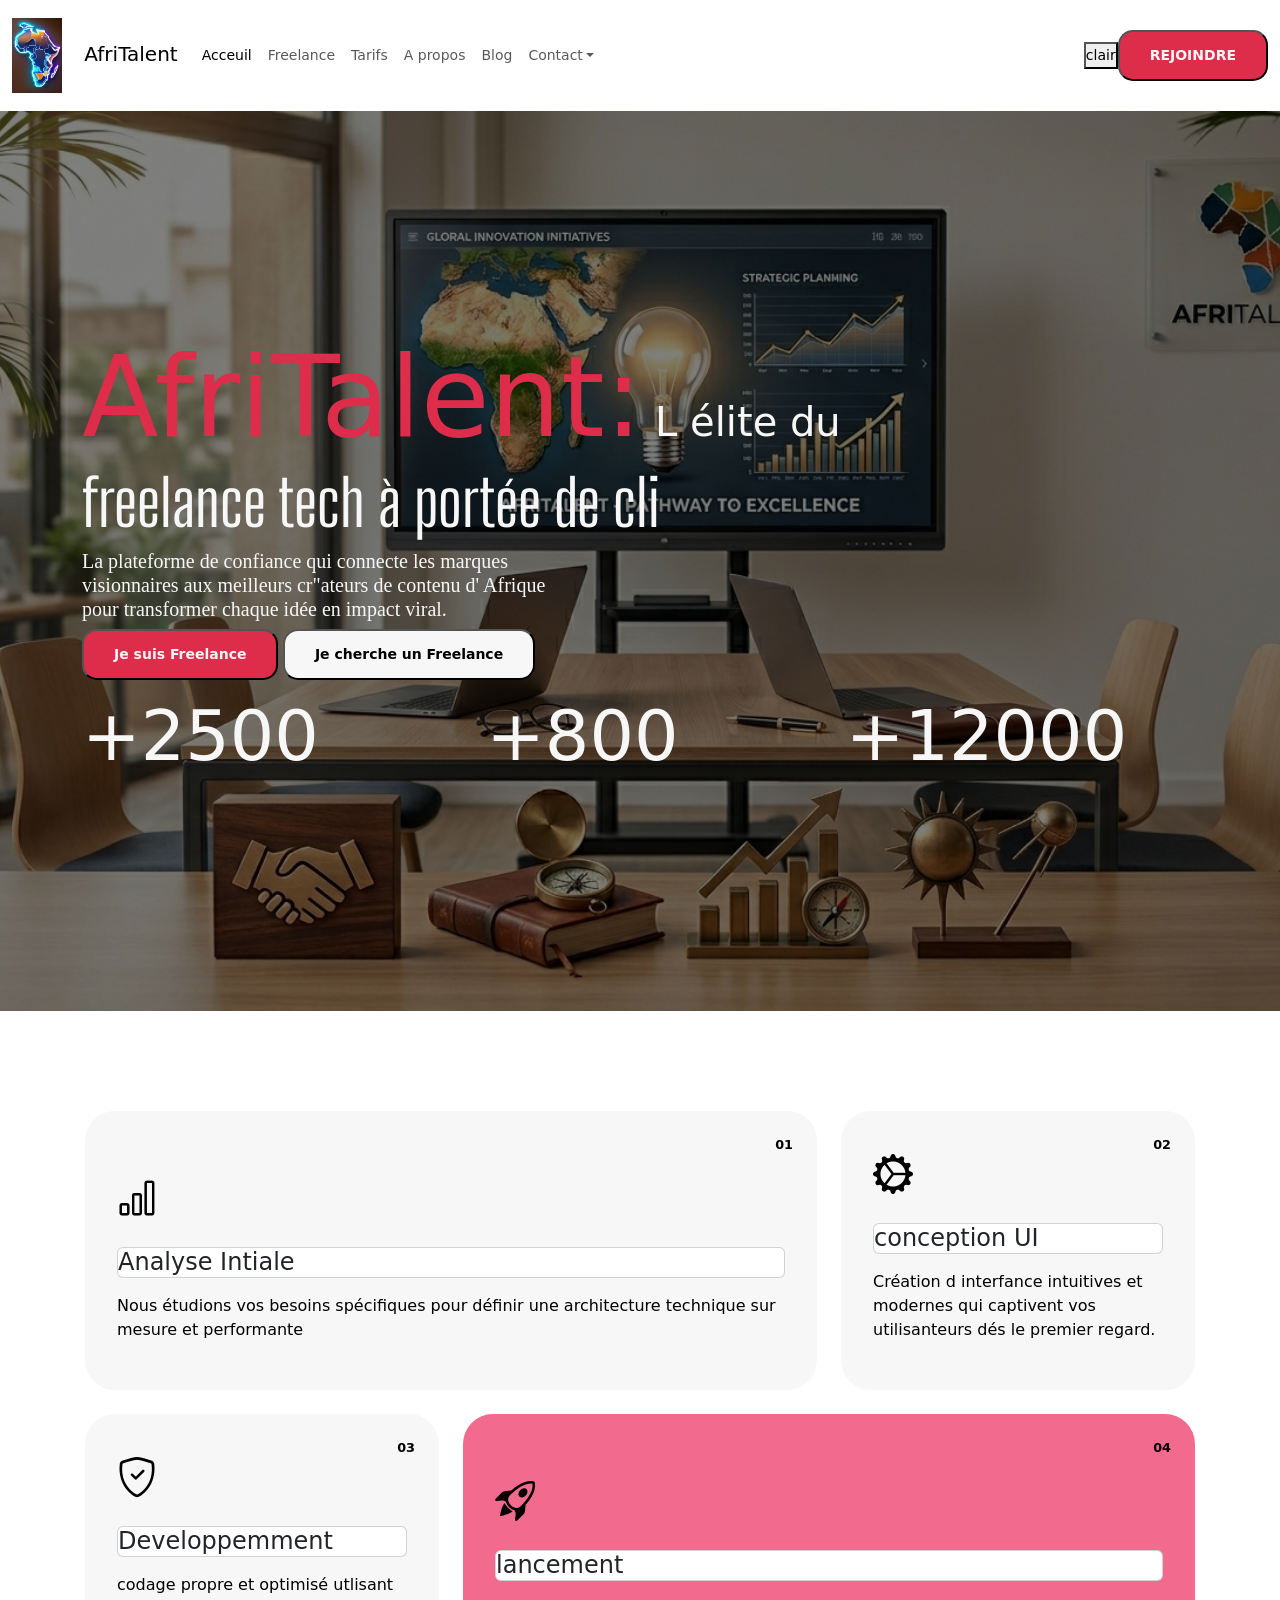
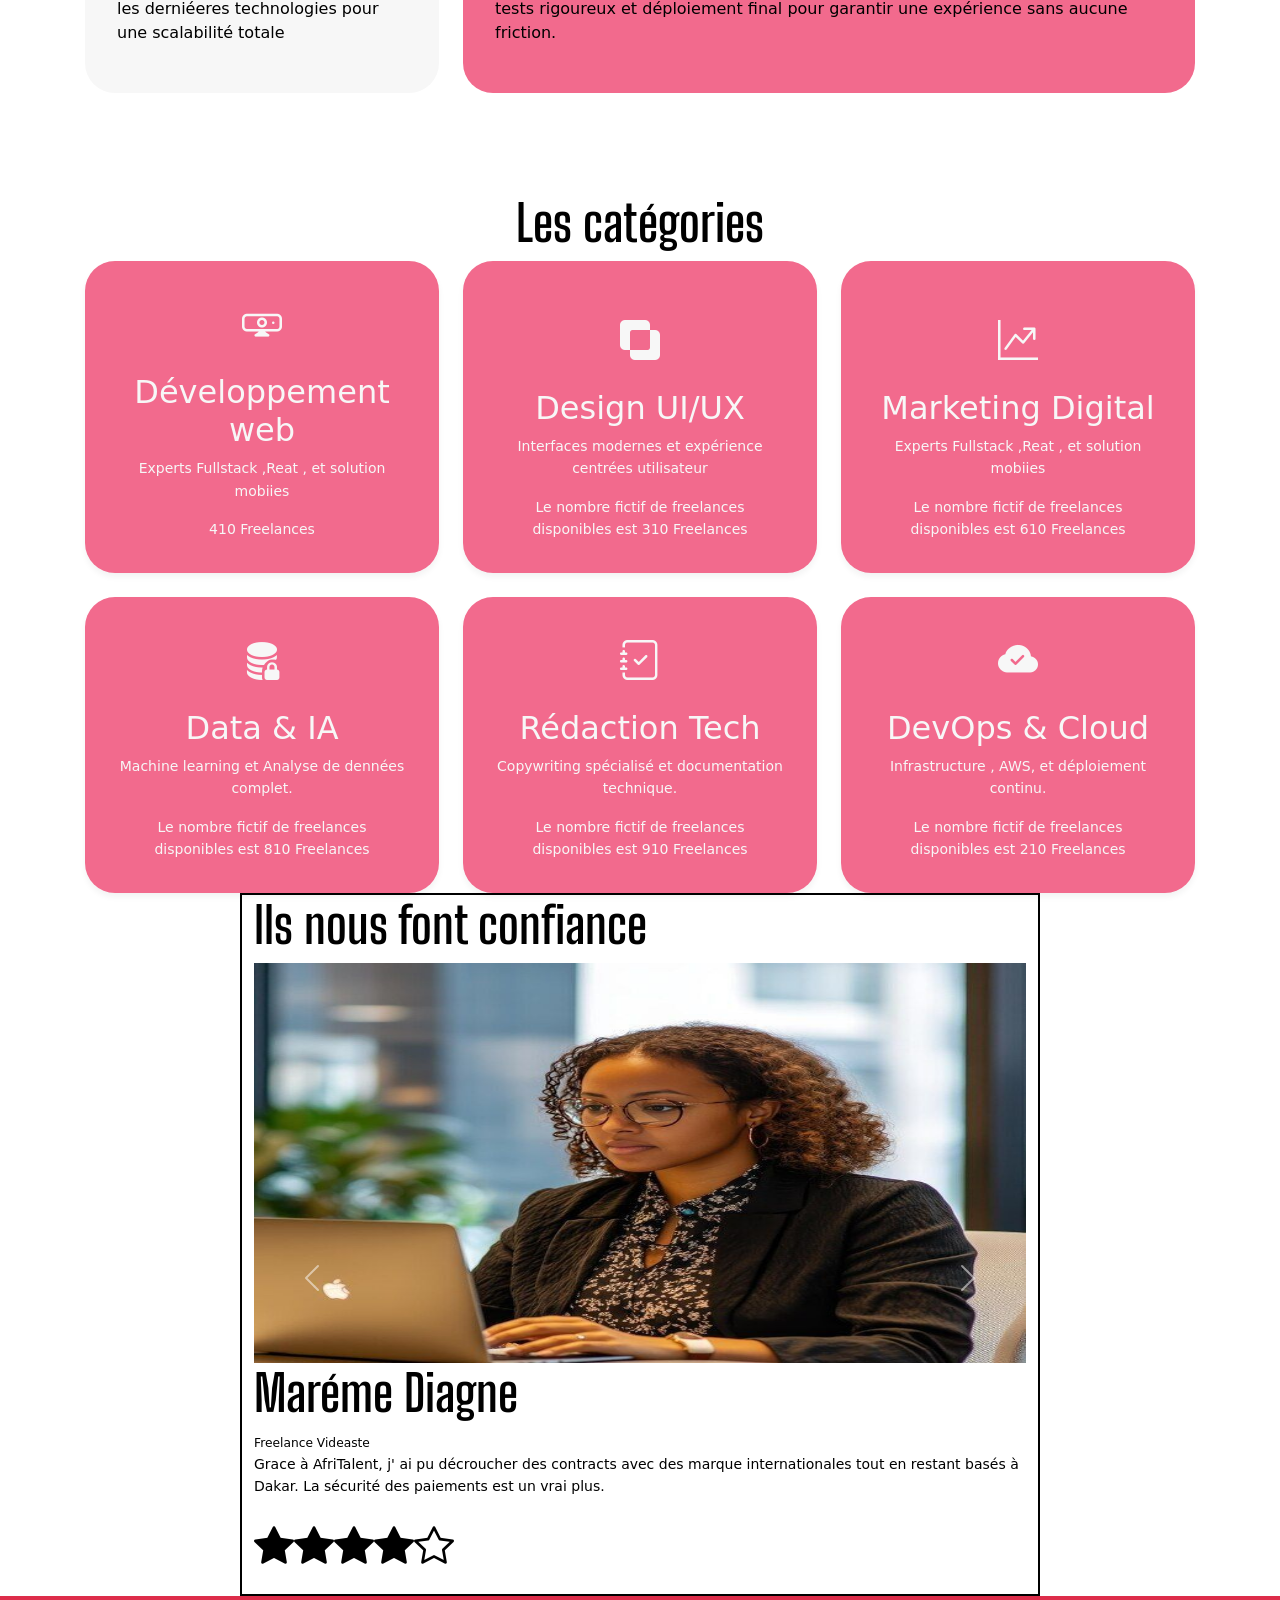
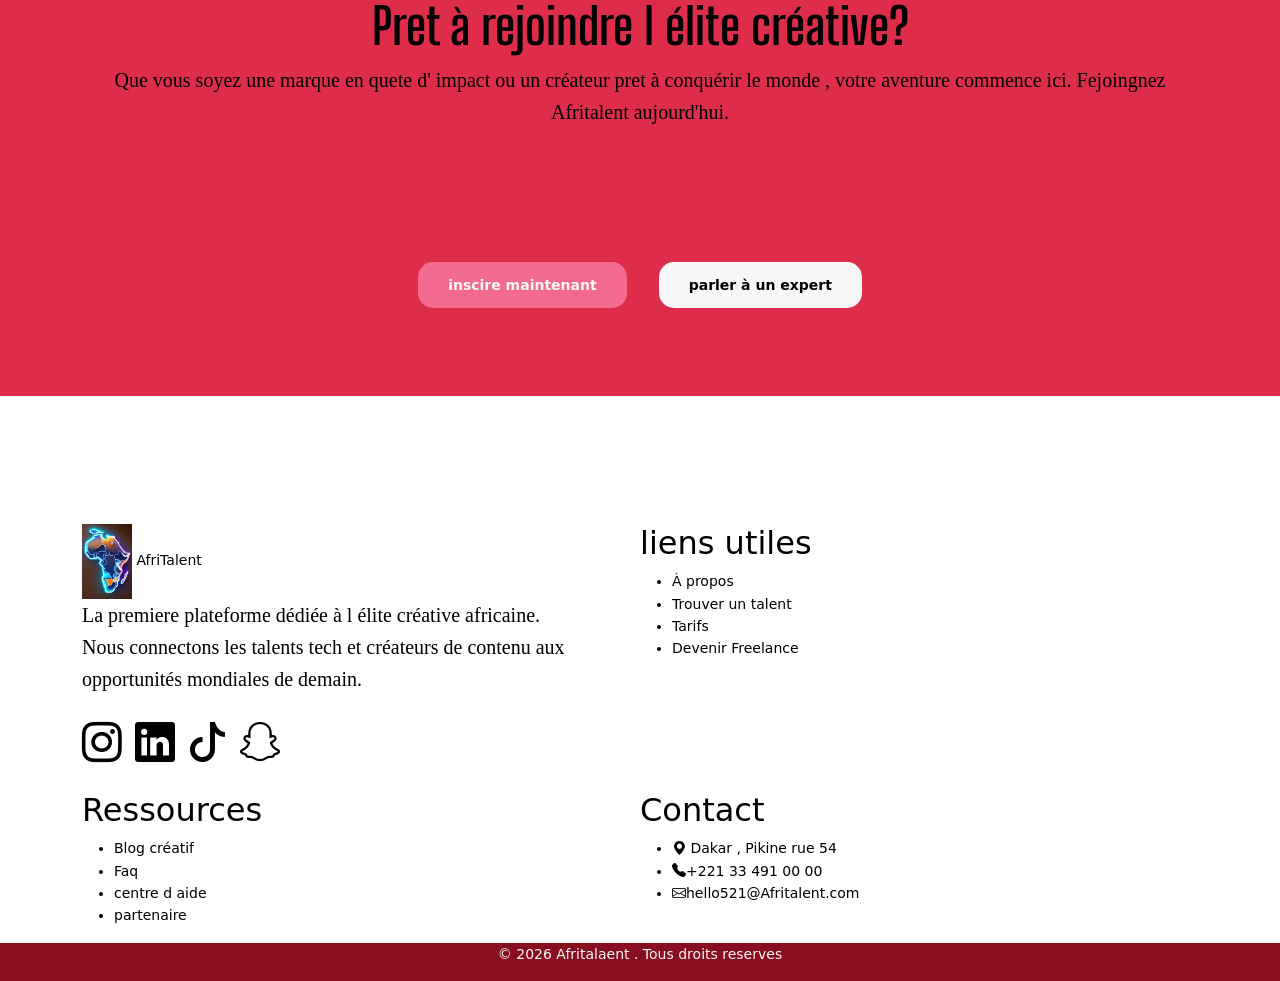
<file: index.html>
<!DOCTYPE html>
<html lang="en">
<head>
    <meta charset="UTF-8">
    <meta name="viewport" content="width=device-width, initial-scale=1.0">
    <title>AfriTalent</title>
      <link rel="stylesheet" href="bootstrap5/bootstrap-5.3.8-dist/bootstrap-5/css/bootstrap.css">
       <link rel="stylesheet" href="css/style.css">
       <script src="bootstrap5/bootstrap-5.3.8-dist/bootstrap-5/js/bootstrap.bundle.js"></script>
</head>
<body>

    <header  class="navbar navbar-expand-lg " >
         <div class="container-fluid">
            <a class="navbar-brand" href="#"> <img src="image/logo1.jpg" class="navbar-brand" alt="logo1" width="50px"> AfriTalent</a>
    <button class="navbar-toggler" type="button" data-bs-toggle="collapse" data-bs-target="#navbarNavDropdown" aria-controls="navbarNavDropdown" aria-expanded="false" aria-label="Toggle navigation">
      <span class="navbar-toggler-icon"></span>
    </button>
       
        <div class="collapse navbar-collapse" id="navbarNavDropdown" >
      <ul class="navbar-nav">
        <li class="nav-item">

        <a  class="nav-link active" aria-current="page" href="index.html">Acceuil</a> 
        </li> 
        <li class="nav-item">  
        <a class="nav-link"  href="freelances.html">Freelance</a>
         </li>
        <li class="nav-item">
        <a href="tarifs.html" class="nav-link" >Tarifs</a> 
         </li>
        <li class="nav-item">
       <a href="about.html" class="nav-link" >A propos</a>
        </li>
        <li class="nav-item">
       <a href="#" class="nav-link" >Blog</a>
        </li>
     <li class="nav-item">
    <a href="contact.html" class="nav-link dropdown-toggle">Contact</a>
   </li>
   </ul>
   
  </div> 
   
        <div id="toggleBtn">
         <button id="btn">clair</button>
        </div>
      <div class="d-grid gap-2 d-md-flex justify-content-md-end " >
      <button class="CTA-btn" type="button">REJOINDRE</button>
       </div>
     </div>
  </header>  
    <section class="">
      <div class="hero">
         <div class="container">
          <!--colonne de text a gauche-->
          <div class="hero-texte-gauche">
            <h1 class="hero-h1">
             <span class="text">AfriTalent:</span> L élite du <span class="gradient-text">freelance tech à portée de cli</span></h1>
             <h2 class="hero-h2">La plateforme de confiance qui connecte les marques
              visionnaires aux meilleurs cr"ateurs de contenu 
              d' Afrique pour transformer chaque idée en impact viral.</h2>
          <div class="hero-btn-cta">
          <button class="CTA-btn"> Je suis Freelance </button>
          <button class="CTA-white" > Je cherche un Freelance</button>
          </div>
          <div class="illustration"> 
            <span>+2500</span>
            <span>+800</span>
            <span>+12000</span>
          </div>
          
        </div>
        </div>
    
     
     </div>
</section>

         <!--comment ca marche  -->
<section class="carte-section">
  <div class="bento-grid">
      <!--1-->
      <div class="bento-carte card-1 card-large">
    <span class="number">01</span>
    <div class="icon">
     <i class="bi bi-bar-chart"></i>
    </div>
    <h3 class="card">Analyse Intiale</h3>
    <p class="card-p">Nous étudions vos besoins spécifiques pour définir une architecture
      technique sur mesure et performante </p>
  </div>
  <!--2-->
  <div class="bento-carte card-2 card-tall">
   <span class="number">02</span>
    <div class="icon"><i class="bi bi-gear-wide-connected"></i>
</div>
    <h3 class="card">conception UI</h3>
    <p class="card-p"> Création  d interfance intuitives et modernes qui 
      captivent vos utilisanteurs dés le premier regard.
    </p>
    </div>
    <!--3-->
     <div class="bento-carte card-3 card-wide">
   <span class="number">03</span>
    <div class="icon">
      <i class="bi bi-shield-check"></i>
    </div>
    <h3 class="card">Developpemment</h3>
      <p class="card-p"> codage propre et optimisé utlisant les derniéeres technologies
        pour une scalabilité totale
    </p>
    </div>
    <!--4-->
     <div class="bento-carte card-4 card-small">
   <span class="number">04</span>
    <div class="icon">
      <i class="bi bi-rocket-takeoff"></i>
    </div>
    <h3 class="card">lancement</h3>
    <p class="card-p">tests rigoureux et déploiement final pour garantir une 
      expérience sans aucune friction.
    </p>
    </div>
</section>
<!--catégorie de service -->
<section class="carte-section">
    <h2 class="police-h2 h">Les catégories</h2>
  <div class="bento-grid">
      <div class="catégories ">
    <div class="icon"><i class="bi bi-webcam"></i></div>
    <h2> Développement web </h2>
      <p>Experts Fullstack ,Reat , et solution mobiies</p>
      <div>
        <span class="free">410 Freelances</span>
      </div>
      </div>
  <div class=" catégories">
    <div class="icon"><i class="bi bi-exclude"></i></div>
    <h2> Design UI/UX </h2>
      <p>Interfaces modernes et expérience centrées utilisateur</p>
      <div>
        <span>Le nombre fictif de freelances disponibles est 310 Freelances</span>
      </div>
  </div>
  <div class="catégories">
    <div class="icon"><i class="bi bi-graph-up-arrow"></i></div>
    <h2> Marketing Digital </h2>
      <p>Experts Fullstack ,Reat , et solution mobiies</p>
      <div>
        <span>Le nombre fictif de freelances disponibles est 610 Freelances</span>
      </div>
  </div>
  <div class="catégories">
    <div class="icon"><i class="bi bi-database-fill-lock"></i></div>
    <h2> Data & IA </h2>
      <p>Machine learning et Analyse de dennées complet.</p>
      <div>
        <span>Le nombre fictif de freelances disponibles est 810 Freelances</span>
      </div>
  </div>
  <div class="catégories">
    <div class="icon"><i class="bi bi-journal-check"></i></div>
    <h2>  Rédaction Tech </h2>
      <p>Copywriting spécialisé et documentation technique.</p>
      <div>
        <span>Le nombre fictif de freelances disponibles
          est 910 Freelances</span>
      </div>
  </div>
  <div class="catégories">
    <div class="icon"><i class="bi bi-cloud-check-fill"></i></div>
    <h2> DevOps & Cloud </h2>
      <p>Infrastructure , AWS, et déploiement continu.</p>
      <div>
        <span>Le nombre fictif de freelances disponibles est 210 Freelances</span>
      </div>
  </div>
</div>
      </div>
</section>
<!--témoignages-->
<section class="container espace"  >
  <h2 class="police-h2">Ils nous font confiance</h2>
 <div id="carouselExampleRide" class="carousel slide" data-bs-ride="true">
  <div class="carousel-inner">
    <div class="carousel-item active" wh>
      <img src="image/MAREME.jpg" class="d-block w-100">
       <h6 class="police-h2">Maréme Diagne</h6>
               <SMall class="">Freelance Videaste </SMall>
               <p>
            Grace à AfriTalent, j' ai pu décroucher des contracts avec des marque internationales tout en restant basés à Dakar. La sécurité des paiements est un vrai plus.
          </p>
    
     <div class="icon">
            <i class="bi bi-star-fill"></i><i class="bi bi-star-fill"></i><i class="bi bi-star-fill"></i><i class="bi bi-star-fill"></i><i class="bi bi-star"></i>
    </div>
</div>
    <div class="carousel-item">
      <img src="image/SALIOU.jpg" class="d-block w-100">
      <h6 class="police-h2">Saliou Sarr</h6>
               <SMall class="">Directeur Agance Tech </SMall>
                <p>
           La qualité des profils sur AfriTalent est exceptionelle. Nous avons trouvé notre lead DESIGNER en moins de 48h. Un gain de temps incroyable.
          </p>
        <div class="icon">
            <i class="bi bi-star-fill"></i><i class="bi bi-star-fill"></i><i class="bi bi-star-fill"></i><i class="bi bi-star-fill"></i><i class="bi bi-star"></i>
    </div>
    </div>
    <div class="carousel-item">
      <img src="image/image-jo.jpeg" class="d-block w-100" >
      <h6 class="police-h2" >Joseph</h6>
               <SMall class="">UI/UX DESIGNER </SMall>
             <p>
           Une plateforme intuitive qui valorise en fin l' expertise africaine.Je recommande à tous les créateurs qui veulent passer au niveau supérieur.
          </p>
        <div class="icon">
            <i class="bi bi-star-fill"></i><i class="bi bi-star-fill"></i><i class="bi bi-star-fill"></i><i class="bi bi-star-fill"></i><i class="bi bi-star"></i>
    </div>
    </div>
    
  </div>
  <button class="carousel-control-prev" type="button" data-bs-target="#carouselExampleRide" data-bs-slide="prev">
    <span class="carousel-control-prev-icon" aria-hidden="true"></span>
    <span class="visually-hidden">Previous</span>
  </button>
  <button class="carousel-control-next" type="button" data-bs-target="#carouselExampleRide" data-bs-slide="next">
    <span class="carousel-control-next-icon" aria-hidden="true"></span>
    <span class="visually-hidden">Next</span>
  </button>
</div>
</section>
  <!--action-->
  <section class="action">
          <!--overlay pour la lisibilité-->
        <div class="container">
          <div class="overlay ">
            <h2 class="police-h2 h">Pret à rejoindre l élite créative?</h2>
            <p class="overlay1">Que vous soyez une marque en quete d' impact ou un créateur pret à conquérir le monde , votre aventure commence ici.
              Fejoingnez Afritalent aujourd'hui.
            </p>
            <div class="cta">
              <a href="contact.html" class="CTA-btn btn1 " type="button">inscire maintenant</a>
              <a href="" class="CTA-white " type="button">parler à un expert </a>
            </div>
          </div>
        </div>
  </section>
    <footer class=" footer">
      <div class=" container">
        <div class=" footer1">
          <!--clonne 1: AfriTalent -->
          <div class="col-12 ">
            <a class="navbar-brand" href="#"> <img src="image/logo1.jpg" class="navbar-brand" alt="logo1" width="50px"> AfriTalent</a>
            <p class="hero-h2">La premiere plateforme dédiée à l élite créative africaine.  Nous connectons les talents tech et créateurs de contenu aux opportunités mondiales de demain.
            </p>
            <div class="icon">
              <a href="">  <i class="bi bi-instagram"></i>    </a>
              <a href=""><i class="bi bi-linkedin"></i></a>
              <a href=""> <i class="bi bi-tiktok"></i></a>
              <a href=""> <i class="bi bi-snapchat"></i></a>
            </div>
          </div>
            <!--liens utiles-->
            <div  class="col-12">
              <h2 class="CT-h2">liens utiles</h2>
              <div class="">
              <ul class="">
             <li><a href="" class=""> À propos</a></li>
             <li> <a href="" class="">Trouver un talent </a></li>
              <li><a href="" class=""> Tarifs</a></li>
             <li><a href="" class="">Devenir Freelance</a></li>
              </ul>
              </div>
            </div>
            <!--colonne3 :ressources-->
            <div class="col-12">
              <h2 class="CT-h2">Ressources</h2>
              <ul>
                <li class=""><a href="" class="">Blog créatif</a></li>
                <li class=""><a href="" class="">Faq</a>
                </li>
                <li class=""><a href="" class="">centre d aide </a></li>
                <li class=""><a href="" class="">partenaire</a></li>
              </ul>
            </div>
            <!--colonne : Contact -->
            <div class="col-12">
              <h2 class="CT-h2" >Contact

              </h2>
                <ul>
                    <li>
                             <i class="bi bi-geo-alt-fill"></i>
                                 Dakar , Pikine rue 54
                    </li>     
                    <li>
                          <i class="bi bi-telephone-fill"></i>+221 33 491 00 00 
                    </li>
                    <li>
                            <i class="bi bi-envelope"></i>hello521@Afritalent.com
                    </li>       
                </ul>      
             </div>
            </div>
            </div>
          <div class="centre">
            <hr>
           <p>&copy; 2026 Afritalaent . Tous droits reserves</p>
          </div>
    </footer>
    <script src="js/main.js" ></script>
</body>
</html>
</file>
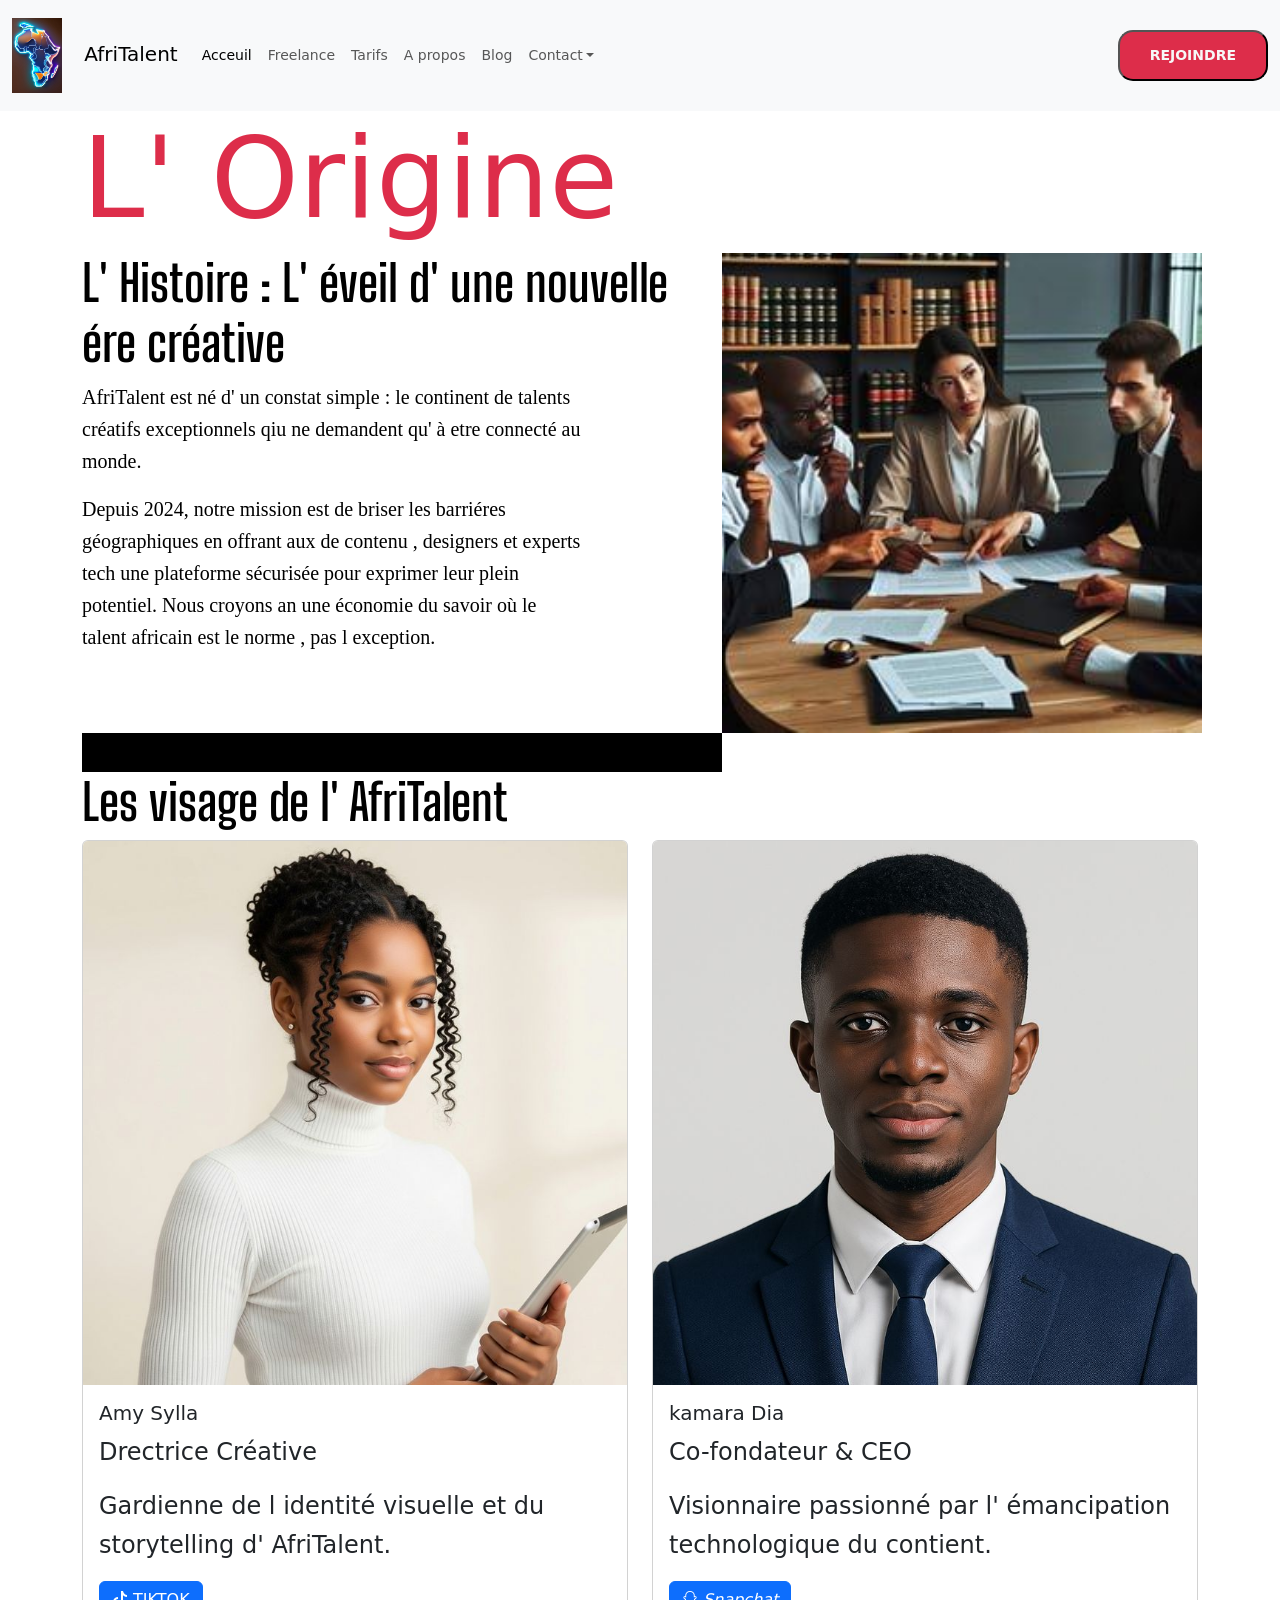
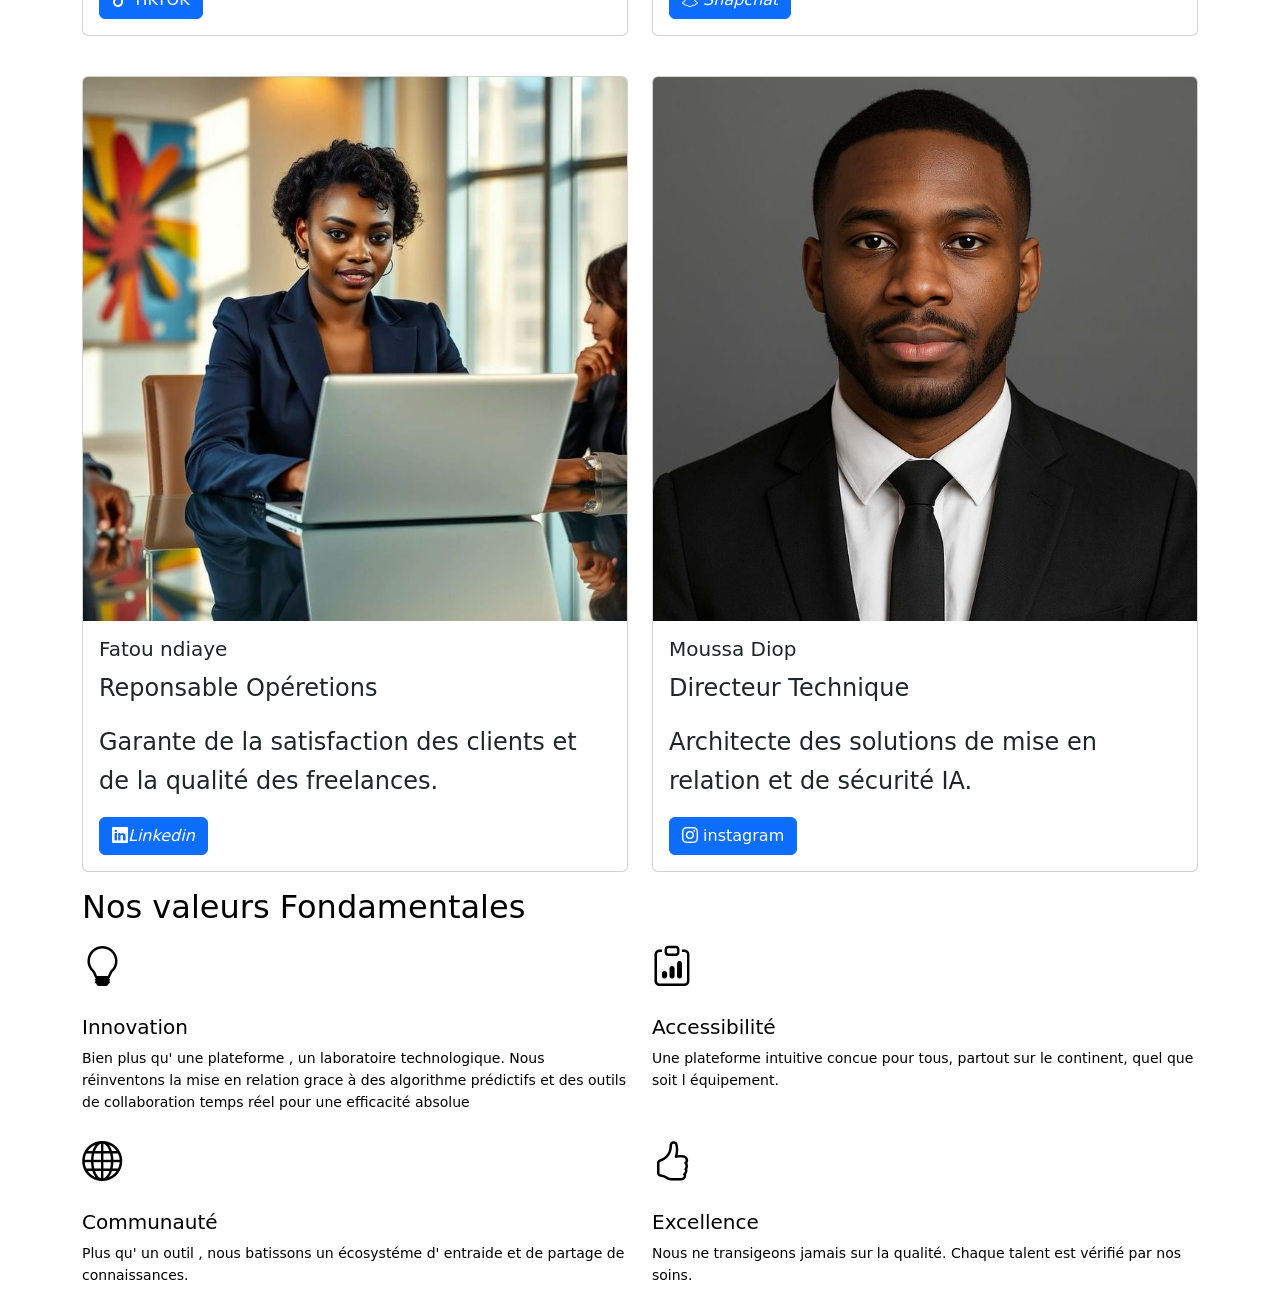
<file: about.html>
<!DOCTYPE html>
<html lang="en">
<head>
    <meta charset="UTF-8">
    <meta name="viewport" content="width=device-width, initial-scale=1.0">
    <title>AfriTalent</title>
     <link rel="stylesheet" href="bootstrap5/bootstrap-5.3.8-dist/bootstrap-5/css/bootstrap.css">
     <link rel="stylesheet" href="css/style.css">
    <script src="bootstrap5/bootstrap-5.3.8-dist/bootstrap-5/js/bootstrap.bundle.js"></script>
    
</head>
<body>
     <header  class="navbar navbar-expand-lg bg-body-tertiary">
         <div class="container-fluid">
            <a class="navbar-brand" href="#"> <img src="image/logo1.jpg" class="navbar-brand" alt="logo1" width="50px"> AfriTalent</a>
    <button class="navbar-toggler" type="button" data-bs-toggle="collapse" data-bs-target="#navbarNavDropdown" aria-controls="navbarNavDropdown" aria-expanded="false" aria-label="Toggle navigation">
      <span class="navbar-toggler-icon"></span>
    </button>
     <div class="collapse navbar-collapse" id="navbarNavDropdown" >
      <ul class="navbar-nav">
        <li class="nav-item">

        <a  class="nav-link active" aria-current="page" href="index.html">Acceuil</a> 
        </li> 
        <li class="nav-item">  
        <a class="nav-link"  href="freelances.html">Freelance</a>
         </li>
        <li class="nav-item">
        <a href="tarifs.html" class="nav-link" >Tarifs</a> 
         </li>
        <li class="nav-item">
       <a href="about .html" class="nav-link" >A propos</a>
        </li>
        <li class="nav-item">
       <a href="#" class="nav-link" >Blog</a>
        </li>
     <li class="nav-item">
    <a href="contact.html" class="nav-link dropdown-toggle">Contact</a>
   </li>
   </ul>
   
  </div>
    
      <div class="d-grid gap-2 d-md-flex justify-content-md-end">
      <button class="CTA-btn" type="button">REJOINDRE</button>
       </div>
       </div>
    </header>
    <section class="historique ">
        <div class=" container">
             <h6 class=" text-or">L' Origine</h6>
             <div class="his">
               <div class="bloc-gauche">
                   <h1 class="police-h2">L' Histoire : L' éveil d' une nouvelle ére créative</h1>
                    <p class="hero-h2">AfriTalent est né d' un constat simple : le continent de talents créatifs exceptionnels qiu ne demandent qu' à etre connecté au monde.
                    </p>
                   <p class="hero-h2">
                    Depuis 2024, notre mission est de briser les barriéres géographiques en offrant aux de contenu , designers et experts tech une plateforme sécurisée pour exprimer leur plein potentiel. Nous croyons an une économie du savoir où
                    le talent africain est le norme , pas l exception.
                    </p>
                </div>
               <!--image historique-->
               <img src="image/historique.jpg" alt=""  class="img">
                <!--petit badge flottant style 2026-->
                  <span div class="his1">100% African Pride</span> 
              </div>
          </div>
    </section>
<!-- carte -->
    <section class="container">
        <h2 class="police-h2">Les visage de l' AfriTalent</h2>
    <div class="row row-cols-1 row-cols-md-2 g-4">   
  <div class="col">
    <div class="card"  >
      <img src="image/African Lady On Turtleneck Dress Holding A Tab.jpg" class="card-img-top" alt="...">
      <div class="card-body">
        <h5 class="card-title">Amy Sylla</h5>
         <p  class="card-text">Drectrice Créative</p>
        <p class="card-text">Gardienne de l identité visuelle et du storytelling d' AfriTalent.</p>
        <div>
          <a href="https://www.tiktok.com/@myachou745" class="btn btn-primary"> <i class="bi bi-tiktok"></i> TIKTOK</a>
         </div>

      </div>
    </div>
  </div>
  <div class="col">
    <div class="card">
      <img src="image/PHOTO FOR FLYER.jpg" class="card-img-top" alt="...">
      <div class="card-body">
        <h5 class="card-title">kamara Dia</h5>
        <p class="card-text">Co-fondateur & CEO</p>
        <p class="card-text">Visionnaire passionné par l' émancipation technologique du contient.</p>
        <div>
             <a href="https://snapchat.com/t/RGjS8os4" class="btn btn-primary"> <i class="bi bi-snapchat"> Snapchat</i></a>
        </div>
      </div>
    </div>
  </div>
  <div class="col">
    <div class="card">
      <img src="image/Khoudia sylla.jpg" class="card-img-top" alt="...">
      <div class="card-body">
        <h5 class="card-title">Fatou ndiaye</h5>
        <p class="card-text">Reponsable Opéretions</p>
        <p class="card-text">Garante de la satisfaction des clients et de la qualité des freelances.</p>
          <div>
           <a href="https://www.linkedin.com/in/amy-sylla-b53735407/" class="btn btn-primary"><i class="bi bi-linkedin">Linkedin</i></a>
        </div>
      </div>
    </div>
  </div>
  <div class="col">
    <div class="card">
      <img src="image/alioune.jpg" class="card-img-top" alt="...">
      <div class="card-body">
        <h5 class="card-title">Moussa Diop </h5>
        <p class="card-text">Directeur Technique</p>
        <p >Architecte des solutions de mise en relation et de sécurité IA.</p>
        <div class="card-text">
            <a href=" https://www.instagram.com/mya_64456?igsh=MWk5bGZ3a2wxcm9waQ==&utm_source=ig_contact_invite" class="btn btn-primary" >  <i class="bi bi-instagram"></i> instagram   </a>          
        </div>  
      </div>
    </div>
  </div>
 </div>
</section>
    <!--nos valeurs-->
    <section class="container">
        <h2>Nos valeurs Fondamentales</h2>
        <div class="row" >
        <!--innovation -->
          <div class="col-md-6 ms-auto">
             <div class="icon">
              <i class="bi bi-lightbulb"></i>
              </div>
            <h5>Innovation</h5>
            <p>Bien plus qu' une plateforme , un laboratoire technologique. Nous réinventons la mise en relation grace à des algorithme prédictifs et des outils de collaboration temps réel pour une efficacité absolue</p>
          </div>
           <!--Accessibilité-->
           <div class="col-md-6 ms-auto">
                <div class="icon"><i class="bi bi-clipboard-data"></i>
                </div>
                <h5>Accessibilité</h5>
                <p>Une plateforme intuitive concue pour tous, partout sur le continent, quel que soit l équipement.</p>
           </div>
           <!--Communauté--> 
           <div class="col-md-6 ms-auto">
                <div class="icon"><i class="bi bi-globe"></i></div>
                <h5>Communauté</h5>
                <p>Plus qu' un outil , nous batissons un écosystéme d' entraide et de partage de connaissances.</p>
            </div>
           
           <!--Excellence-->
           <div class="col-md-6 ms-auto">
          
            <div class="icon"><i class="bi bi-hand-thumbs-up"></i></div>
                <h5>Excellence</h5>
                <p>Nous ne transigeons jamais sur la qualité. Chaque talent est vérifié par nos soins.</p>
            </div>
           </div>
       </div>
       </div>
    </section>
    <section>

    </section>
   <script src="js/main.js" ></script>
</body>
</html>
</file>
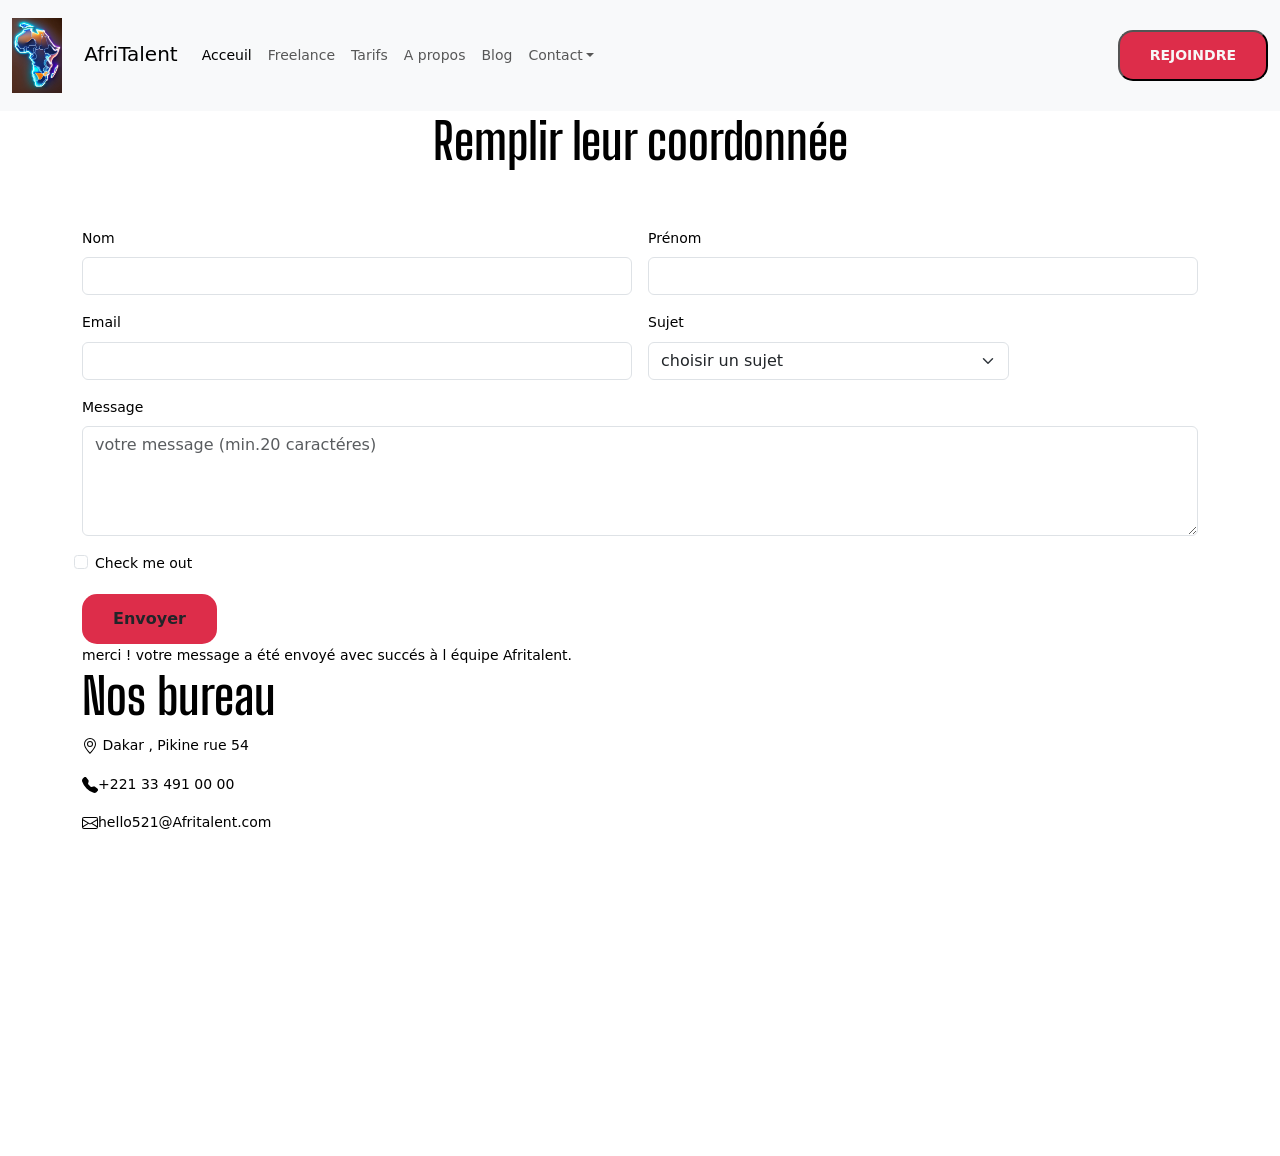
<file: contact.html>
<!DOCTYPE html>
<html lang="en">
<head>
    <meta charset="UTF-8">
    <meta name="viewport" content="width=device-width, initial-scale=1.0">
    <title>AfriTalent</title>
     <link rel="stylesheet" href="bootstrap5/bootstrap-5.3.8-dist/bootstrap-5/css/bootstrap.css">
     <link rel="stylesheet" href="css/style.css">
    <script src="bootstrap5/bootstrap-5.3.8-dist/bootstrap-5/js/bootstrap.bundle.js"></script>
</head>
<body>
    <header  class="navbar navbar-expand-lg bg-body-tertiary">
         <div class="container-fluid">
            <a class="navbar-brand" href="#"> <img src="image/logo1.jpg" class="navbar-brand" alt="logo1" width="50px"> AfriTalent</a>
    <button class="navbar-toggler" type="button" data-bs-toggle="collapse" data-bs-target="#navbarNavDropdown" aria-controls="navbarNavDropdown" aria-expanded="false" aria-label="Toggle navigation">
      <span class="navbar-toggler-icon"></span>
    </button>
       
        <div class="collapse navbar-collapse" id="navbarNavDropdown" >
      <ul class="navbar-nav">
        <li class="nav-item">

        <a  class="nav-link active" aria-current="page" href="index.html">Acceuil</a> 
        </li> 
        <li class="nav-item">  
        <a class="nav-link"  href="freelances.html">Freelance</a>
         </li>
        <li class="nav-item">
        <a href="tarifs.html" class="nav-link" >Tarifs</a> 
         </li>
        <li class="nav-item">
       <a href="about.html" class="nav-link" >A propos</a>
        </li>
        <li class="nav-item">
       <a href="#" class="nav-link" >Blog</a>
        </li>
     <li class="nav-item">
    <a href="contact.html" class="nav-link dropdown-toggle">Contact</a>
   </li>
   </ul>
   
  </div>
      <div class="d-grid gap-2 d-md-flex justify-content-md-end">
      <button class="CTA-btn" type="button">REJOINDRE</button>
       </div>
     </div>
  </header>  
<section>
        <div class="container">
            <!--formulaire de contact-->
            <div class="">
                <h2 class="police-h2 rem">Remplir leur coordonnée</h2>
                <div class=" form">
                  <forme class="row g-3">
                   <div class="col-md-6">
                       <label for="nom"  class="form-label">Nom</label>
                       <input type="text" class="form-control " id="">
                       </div>
                       <div class="col-md-6">
                     <label for="prénom"  class="form-label">Prénom</label>
                    <input type="text"class="form-control" id="" >
                    </div>
                   <div class="col-md-6">
                  <label for="inputEmail4" class="form-label">Email</label>
                 <input type="email" class="form-control" id="inputEmail4"> 
                 </div>
               <div class=" col-md-4">
             <label for="inputState" class="form-label"> Sujet</label>
            <select name="sujet" id="inputState" class="form-select">
            <option selected>choisir un sujet</option>
            <option value="web">Développement Web</option>
             <option value="">Design UI/UX</option>
            <option value="">Marketing Digital </option>
            <option value="">Data& IA</option>
            <option value=""> Rédaction Tech</option>
             <option value=""> DevOps & Cloud</option>
            </select>
            </div>
            <div class="col-12">
                <label for="message"  class="form-label">Message</label>
                <textarea name="" id="" rows="4" placeholder="votre message (min.20 caractéres)" class="form-control"></textarea>
            </div>
              <div class="form-check">
              <input class="form-check-input" type="checkbox" id="gridCheck">
              <label class="form-check-label" for="gridCheck">
              Check me out
            </label>
            </div>
           
        <div class="col-12">
            <button type="submit" class="btn  CTA-btn1">Envoyer</button>
        
        </form>
         </div>
         </div>
         </div>
    <div> merci ! votre message a été envoyé avec succés à l équipe Afritalent.</div>
    <div class="">
        <div class="">
            <h3 class=" police-h2 ">
                Nos bureau
            </h3>
            <p class=""> <svg xmlns="http://www.w3.org/2000/svg" width="16" height="16" fill="currentColor" class="bi bi-geo-alt" viewBox="0 0 16 16">
                              <path d="M12.166 8.94c-.524 1.062-1.234 2.12-1.96 3.07A32 32 0 0 1 8 14.58a32 32 0 0 1-2.206-2.57c-.726-.95-1.436-2.008-1.96-3.07C3.304 7.867 3 6.862 3 6a5 5 0 0 1 10 0c0 .862-.305 1.867-.834 2.94M8 16s6-5.686 6-10A6 6 0 0 0 2 6c0 4.314 6 10 6 10"/>
                               <path d="M8 8a2 2 0 1 1 0-4 2 2 0 0 1 0 4m0 1a3 3 0 1 0 0-6 3 3 0 0 0 0 6"/>
                                </svg> Dakar , Pikine rue 54</p>
            <p class=""> <svg xmlns="http://www.w3.org/2000/svg" width="16" height="16" fill="currentColor" class="bi bi-telephone-fill" viewBox="0 0 16 16">
                               <path fill-rule="evenodd" d="M1.885.511a1.745 1.745 0 0 1 2.61.163L6.29 2.98c.329.423.445.974.315 1.494l-.547 2.19a.68.68 0 0 0 .178.643l2.457 2.457a.68.68 0 0 0 .644.178l2.189-.547a1.75 1.75 0 0 1 1.494.315l2.306 1.794c.829.645.905 1.87.163 2.611l-1.034 1.034c-.74.74-1.846 1.065-2.877.702a18.6 18.6 0 0 1-7.01-4.42 18.6 18.6 0 0 1-4.42-7.009c-.362-1.03-.037-2.137.703-2.877z"/>
                                </svg>+221 33 491 00 00 </p>
            <p class="">                            <svg xmlns="http://www.w3.org/2000/svg" width="16" height="16" fill="currentColor" class="bi bi-envelope" viewBox="0 0 16 16">
                              <path d="M0 4a2 2 0 0 1 2-2h12a2 2 0 0 1 2 2v8a2 2 0 0 1-2 2H2a2 2 0 0 1-2-2zm2-1a1 1 0 0 0-1 1v.217l7 4.2 7-4.2V4a1 1 0 0 0-1-1zm13 2.383-4.708 2.825L15 11.105zm-.034 6.876-5.64-3.471L8 9.583l-1.326-.795-5.64 3.47A1 1 0 0 0 2 13h12a1 1 0 0 0 .966-.741M1 11.105l4.708-2.897L1 5.383z"/>
                                      </svg>hello521@Afritalent.com</p>
        </div>
        </div>
        </div>
        <!--google maps iframe-->
        <div class="">
             <iframe src="https://www.google.com/maps/embed?pb=!1m18!1m12!1m3!1d30874.28287271824!2d-17.44549315!3d14.696448000000002!2m3!1f0!2f0!3f0!3m2!1i1024!2i768!4f13.1!4m3!3e6!4m0!4m0!5e0!3m2!1sfr!2ssn!4v1781706744109!5m2!1sfr!2ssn" width="2000" height="300" style="border:0;" allowfullscreen="" loading="lazy" referrerpolicy="no-referrer-when-downgrade"></iframe>
    </div>
    </div>
   </div>
    </section>
    <script src="js/main.js"></script>
</body>
</html>
</file>
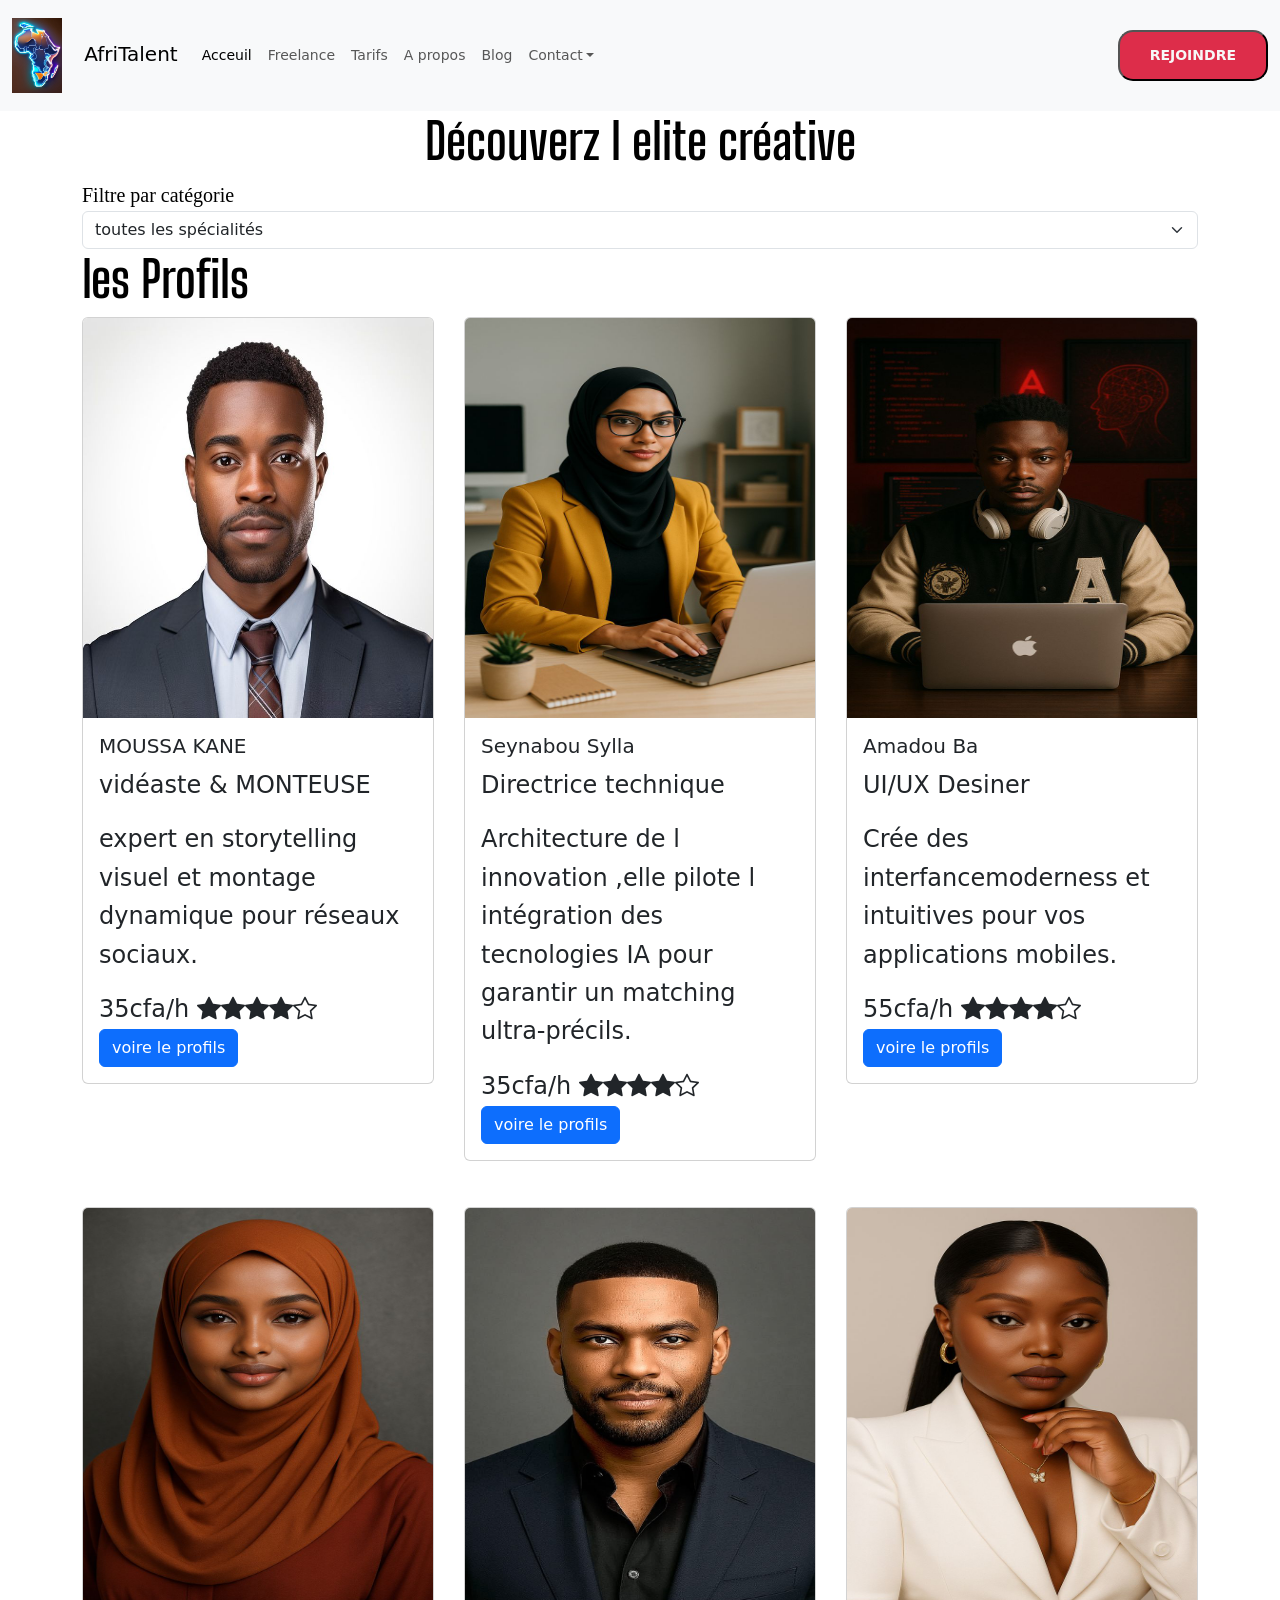
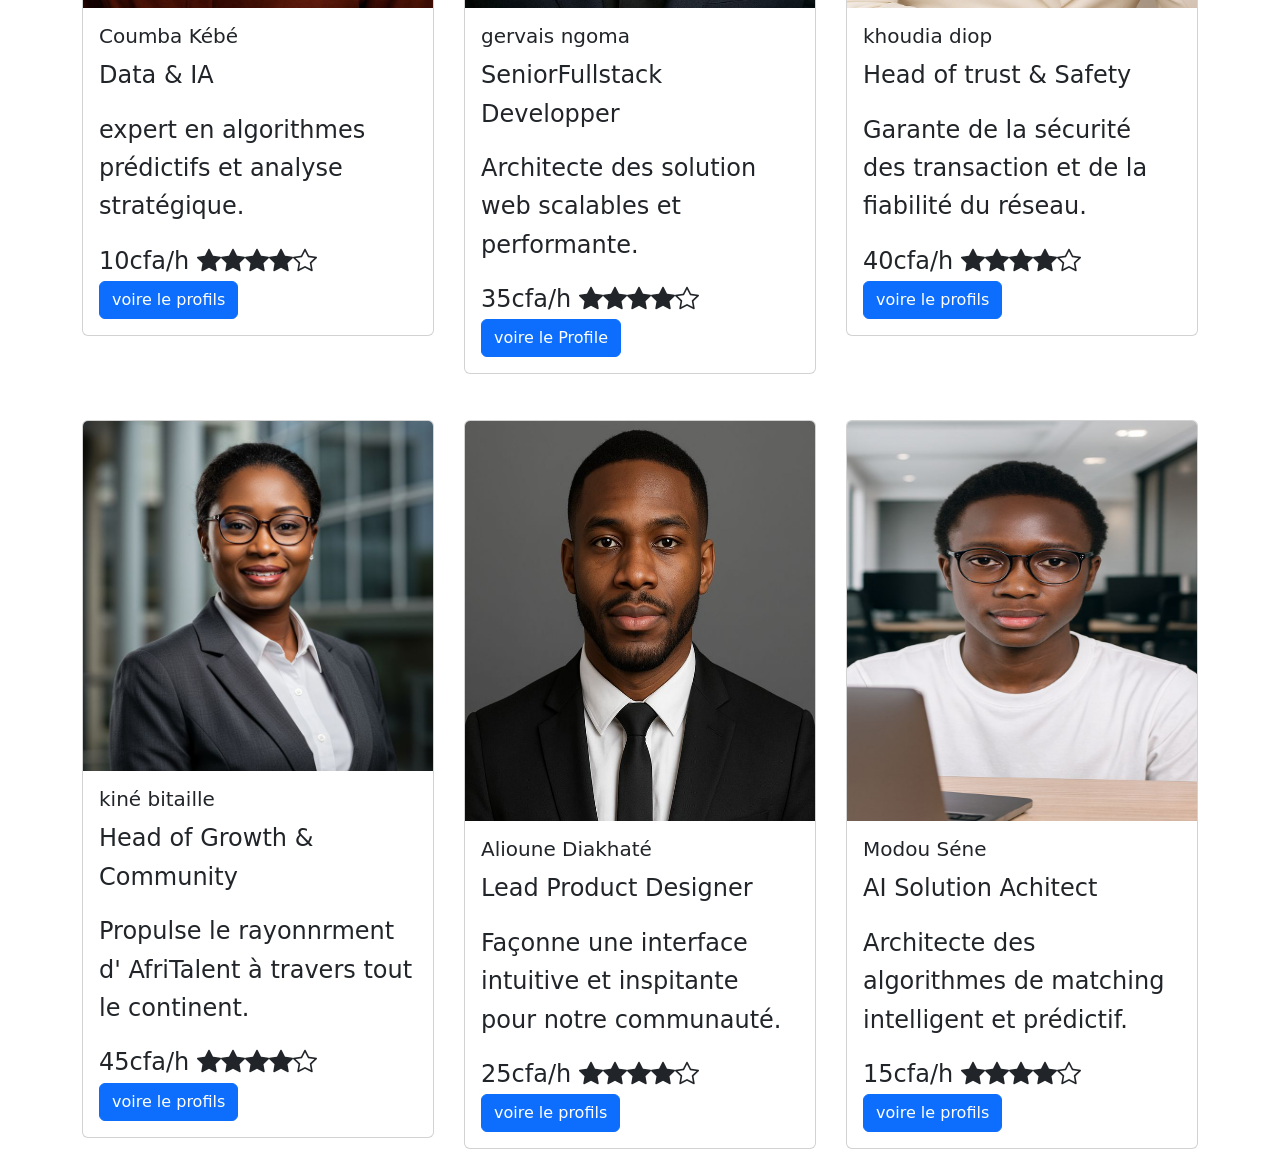
<file: freelances.html>
<!DOCTYPE html>
<html lang="en">
<head>
    <meta charset="UTF-8">
    <meta name="viewport" content="width=device-width, initial-scale=1.0">
    <title>AfriTalent</title>
     <link rel="stylesheet" href="bootstrap5/bootstrap-5.3.8-dist/bootstrap-5/css/bootstrap.css">
     <link rel="stylesheet" href="css/style.css">
    <script src="bootstrap5/bootstrap-5.3.8-dist/bootstrap-5/js/bootstrap.bundle.js"></script>
</head>
<body>
    <header  class="navbar navbar-expand-lg bg-body-tertiary">
         <div class="container-fluid">
            <a class="navbar-brand" href="#"> <img src="image/logo1.jpg" class="navbar-brand" alt="logo1" width="50px"> AfriTalent</a>
    <button class="navbar-toggler" type="button" data-bs-toggle="collapse" data-bs-target="#navbarNavDropdown" aria-controls="navbarNavDropdown" aria-expanded="false" aria-label="Toggle navigation">
      <span class="navbar-toggler-icon"></span>
    </button>
       
        <div class="collapse navbar-collapse" id="navbarNavDropdown" >
      <ul class="navbar-nav">
        <li class="nav-item">

        <a  class="nav-link active" aria-current="page" href="index.html">Acceuil</a> 
        </li> 
        <li class="nav-item">  
        <a class="nav-link"  href="freelances.html">Freelance</a>
         </li>
        <li class="nav-item">
        <a href="tarifs.html" class="nav-link" >Tarifs</a> 
         </li>
        <li class="nav-item">
       <a href="about.html" class="nav-link" >A propos</a>
        </li>
        <li class="nav-item">
       <a href="#" class="nav-link" >Blog</a>
        </li>
     <li class="nav-item">
    <a href="contact.html" class="nav-link dropdown-toggle">Contact</a>
   </li>
   </ul>
   
  </div>
      <div class="d-grid gap-2 d-md-flex justify-content-md-end">
      <button class="CTA-btn" type="button">REJOINDRE</button>
       </div>

     </div>
  </header>  
      <section class="container ">
        <h2 class="police-h2 h">Découverz l elite créative</h2>
        <!--b  arre de filtres-->
          <div class="">
            <label for="" class="hero-h2"> Filtre par catégorie</label>
           <select name="" id="" class="form-select">
            <option value="">toutes les spécialités</option>
            <option value="">Développement web</option>
            <option value="">Design & Création</option>
            <option value="">Marketing & SEO</option>
            <option value="">vidéaste & MONTEUSE</option>
            <option value="">Directrice technique</option>
            <option value="">UI/UX Desiner</option>
            <option value="">SeniorFullstack Developper</option>
            <option value="">Head of trust & Safety</option>
            <option value="">AI Solution Achitect</option>
            <option value="">Head of Growth & Community</option>
            <option value="">Lead Product Designer</option>
           </select>
        </div>
        <!--grille de profis-->

        <section class ="">
            <h1 class="police-h2">les Profils</h1>
            <div class="po">
            <!--carte 1-->
            <div class="col">
                <div class="card">
                        <img src="image/moussa.jpg" alt="" class="card-img-top" height="400px">
                         <div class="card-body">
                        <h5 class="card-title">MOUSSA KANE</h5>
                        <p class="card-text">vidéaste & MONTEUSE</p>
                        <p class="card-text">expert en storytelling visuel et montage dynamique pour réseaux sociaux.</p>
                        <div class="">
                        <span>35cfa/h</span>
<i class="bi bi-star-fill"></i><i class="bi bi-star-fill"></i><i class="bi bi-star-fill"></i><i class="bi bi-star-fill"></i><i class="bi bi-star"></i>
                    </div>
                    <a href="" class="btn btn-primary">voire le profils</a>
                    </div>
                </div>
            </div>
            <!--carte 2-->
                <div class="col">
                    <div class="card">
                        <img src="image/seynabou.jpg" alt="" class="card-img-top" height="400px">
                         <div class="card-body">
                        <h5 class="card-title">Seynabou Sylla</h5>
                        <p class="card-text">Directrice technique </p>
                        <p class="card-text">Architecture de l innovation ,elle pilote l intégration des tecnologies IA pour garantir un matching ultra-précils.</p>
                        <div class="">
                        <span>35cfa/h</span>
                      <i class="bi bi-star-fill"></i><i class="bi bi-star-fill"></i><i class="bi bi-star-fill"></i><i class="bi bi-star-fill"></i><i class="bi bi-star"></i>
                    </div>
                    <a href="" class="btn btn-primary">voire le profils</a>
                    </div>
                </div>
            </div>
            <!--carte 3-->
                <div class="col">
                    <div class="card">
                        <img src="image/amadou.jpg" alt=""class="card-img-top" height="400px">
                         <div class="card-body">
                        <h5 class="card-title">Amadou Ba</h5>
                        <p class="card-text">UI/UX Desiner</p>
                        <p  class="card-text">Crée des interfancemoderness et intuitives pour vos applications mobiles.</p>
                        <div class="">
                        <span>55cfa/h</span>
                   <i class="bi bi-star-fill"></i><i class="bi bi-star-fill"></i><i class="bi bi-star-fill"></i><i class="bi bi-star-fill"></i><i class="bi bi-star"></i>
                    </div>
                    <a href="" class="btn btn-primary">voire le profils</a>
                    </div>
                </div>
            </div>
            <!--carte 4-->
                <div class="col">
                    <div class="card">
                        <img src="image/coumba.jpg" alt=""class="card-img-top" height="400px">
                         <div class="card-body">
                        <h5 class="card-title">Coumba Kébé</h5>
                        <p class="card-text">Data & IA</p>
                        <p class="card-text">expert en algorithmes prédictifs et analyse stratégique.</p>
                        <div class="">
                        <span>10cfa/h</span>
                        <i class="bi bi-star-fill"></i><i class="bi bi-star-fill"></i><i class="bi bi-star-fill"></i><i class="bi bi-star-fill"></i><i class="bi bi-star"></i>
                    </div>
                    <a href="" class="btn btn-primary">voire le profils</a>

                    </div>
                </div>
            </div>
            <!--carte 5-->
                <div class="col">
                    <div class="card">
                        <img src="image/gervais 1.jpg" class="card-img-top" height="400px">
                         <div class="card-body">
                        <h5 class="card-title">gervais ngoma</h5>
                        <p class="card-text">SeniorFullstack Developper </p>
                        <p class="card-text">Architecte des solution web scalables et performante.</p>
                        <div class="">
                        <span>35cfa/h</span>
                    <i class="bi bi-star-fill"></i><i class="bi bi-star-fill"></i><i class="bi bi-star-fill"></i><i class="bi bi-star-fill"></i><i class="bi bi-star"></i>
                    </div>
                    <a href="" class="btn btn-primary">voire le Profile </a>
                    </div>
                </div>
            </div>
            <!--carte 6-->
                <div class="col">
                    <div class="card">
                        <img src="image/koudia.jpg" alt="" class="card-img-top" height="400px">
                         <div class="card-body">
                        <h5 class="card-title">khoudia diop</h5>
                        <p class="card-text">Head of trust & Safety </p>
                        <p class="card-text">Garante de la sécurité des transaction et de la fiabilité du réseau.</p>
                        <div class="">
                        <span>40cfa/h</span>
                    <i class="bi bi-star-fill"></i><i class="bi bi-star-fill"></i><i class="bi bi-star-fill"></i><i class="bi bi-star-fill"></i><i class="bi bi-star"></i>
                    </div>
                    <a href="" class="btn btn-primary">voire le profils</a>
                    </div>
                </div>
            </div>
            <!--carte 7-->
                <div class="col">
                    <div class="card">
                        <img src="image/kiné1.jpg" alt="" class="card-img-top" >
                         <div class="card-body">
                        <h5 class="card-title">kiné bitaille</h5>
                        <p class="card-text">Head of Growth & Community</p>
                        <p class="card-text">Propulse le rayonnrment d' AfriTalent à travers tout le continent.</p>
                        <div class="">
                        <span>45cfa/h</span>
  <i class="bi bi-star-fill"></i><i class="bi bi-star-fill"></i><i class="bi bi-star-fill"></i><i class="bi bi-star-fill"></i><i class="bi bi-star"></i>
                    </div>
                    <a href="" class="btn btn-primary">voire le profils</a>
                    </div>
                </div>
            </div>
            <!--carte 8-->
                <div class="col">
                    <div class="card">
                        <img src="image/alioune.jpg" alt="" class="card-img-top" height="400px">
                         <div class="card-body">
                        <h5 class="card-title">Alioune Diakhaté</h5>
                        <p class="card-text">Lead Product Designer</p>
                        <p class="card-text">Façonne une interface intuitive et inspitante pour notre communauté.</p>
                        <div class="">
                        <span>25cfa/h</span>
                        <i class="bi bi-star-fill"></i><i class="bi bi-star-fill"></i><i class="bi bi-star-fill"></i><i class="bi bi-star-fill"></i><i class="bi bi-star"></i>
                    </div>
                    <a href="" class="btn btn-primary">voire le profils</a>
                    </div>
                </div>
            </div>
            <!--carte 9-->
                <div class="col">
                    <div class="card">
                        <img src="image/modou.jpg" alt="" class="card-img-top" height="400px">
                         <div class="card-body">
                        <h5 class="card-title">Modou Séne</h5>
                        <p class="card-text">AI Solution Achitect </p>
                        <p class="card-text">Architecte des algorithmes de matching intelligent et prédictif.</p>
                        <div class="">
                        <span>15cfa/h</span>
                       <i class="bi bi-star-fill"></i><i class="bi bi-star-fill"></i><i class="bi bi-star-fill"></i><i class="bi bi-star-fill"></i><i class="bi bi-star"></i>
                    </div>
                    <a href="" class="btn btn-primary">voire le profils</a>
                    </div>
                </div>
            </div>
        </div>
    </section>
    <script src="js/main.js" ></script>
</body>
</html>
</file>
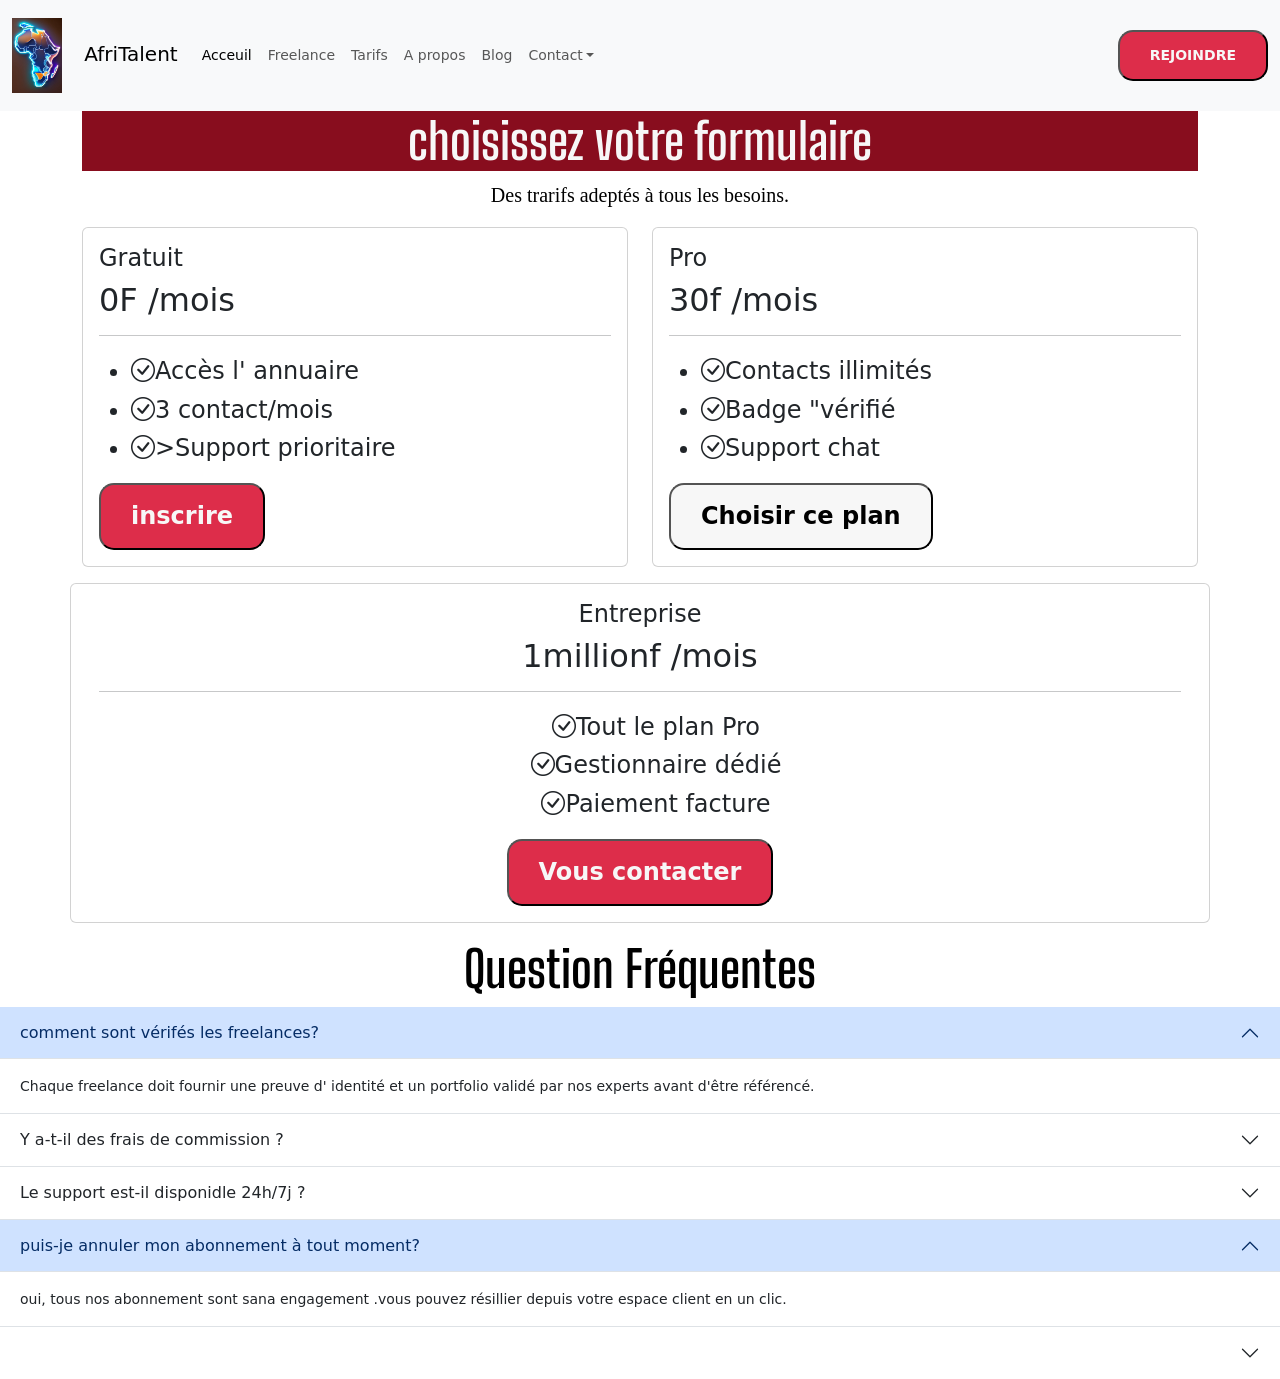
<file: tarifs.html>
<!DOCTYPE html>
<html lang="en">
<head>
    <meta charset="UTF-8">
    <meta name="viewport" content="width=device-width, initial-scale=1.0">
    <title>AfriTalent</title>
     <link rel="stylesheet" href="bootstrap5/bootstrap-5.3.8-dist/bootstrap-5/css/bootstrap.css">
     <link rel="stylesheet" href="css/style.css">
    <script src="bootstrap5/bootstrap-5.3.8-dist/bootstrap-5/js/bootstrap.bundle.js"></script>
</head>
<body>
    <header  class="navbar navbar-expand-lg bg-body-tertiary">
         <div class="container-fluid">
            <a class="navbar-brand" href="#"> <img src="image/logo1.jpg" class="navbar-brand" alt="logo1" width="50px"> AfriTalent</a>
    <button class="navbar-toggler" type="button" data-bs-toggle="collapse" data-bs-target="#navbarNavDropdown" aria-controls="navbarNavDropdown" aria-expanded="false" aria-label="Toggle navigation">
      <span class="navbar-toggler-icon"></span>
    </button>
       
        <div class="collapse navbar-collapse" id="navbarNavDropdown" >
      <ul class="navbar-nav">
        <li class="nav-item">

        <a  class="nav-link active" aria-current="page" href="index.html">Acceuil</a> 
        </li> 
        <li class="nav-item">  
        <a class="nav-link"  href="freelances.html">Freelance</a>
         </li>
        <li class="nav-item">
        <a href="tarifs.html" class="nav-link" >Tarifs</a> 
         </li>
        <li class="nav-item">
       <a href="about.html" class="nav-link" >A propos</a>
        </li>
        <li class="nav-item">
       <a href="#" class="nav-link" >Blog</a>
        </li>
     <li class="nav-item">
    <a href="contact.html" class="nav-link dropdown-toggle">Contact</a>
   </li>
   </ul>
  
  </div>
      <div class="d-grid gap-2 d-md-flex justify-content-md-end">
      <button class="CTA-btn" type="button">REJOINDRE</button>
       </div>

     </div>
  </header>  
  <section class="container">
        <div class="for">
            <h2 class="police-h2 centre ">choisissez votre formulaire</h2>
            <p class="overlay1">Des trarifs adeptés à tous les besoins.</p>
            <div class="row" >
            <!--Plan Gratuit-->
            <div class="col-sm-6 mb-3 mb-sm-0">
                <div class="card">
                     <div class="card-body">
                        <h4 class="card-title">Gratuit </h4>
                        <h2>0F <span class="">/mois</span></h2>
                        <hr>
                        <ul class="">
                            <li class=""><i class="bi bi-check-circle"></i>Accès l' annuaire</li>
                            <li class=""><i class="bi bi-check-circle"></i>3 contact/mois</li>
                            <li class=""><i class="bi bi-check-circle"></i>>Support prioritaire</li>
                        </ul>
                        <a href=""><button class="CTA-btn ">inscrire</button></a>
                    </div>
                </div>
            </div>
                    
            <!--plan pro -->
                     <div class="col-sm-6">
                        <div class="card">
                           <div class="card-body">
                             <h4 class="card-title">Pro</h4>
                               <h2>30f <span class="">/mois</span></h2>
                               <hr>
                                  <ul class="">
                                  <li class=""> <i class="bi bi-check-circle"></i>Contacts illimités</li>
                                  <li class=""><i class="bi bi-check-circle"></i>Badge "vérifié</li>
                                  <li class=""> <i class="bi bi-check-circle"></i>Support chat</li>
                                  </ul>
                                <a href=""><button class="CTA-white">Choisir ce plan</button></a>
                              </div>
                        </div>
                     </div>
            <!--Entreprise-->
                  <div class="card text-center">
                    <div class="card-body">
                        <h4 class="card-title">Entreprise </h4>
                        <h2>1millionf <span class="">/mois</span></h2>
                        <hr>
                        <ul class="">
                            <li class="li"> <i class="bi bi-check-circle"></i>Tout le plan Pro</li>
                            <li class="li"> <i class="bi bi-check-circle"></i>Gestionnaire dédié</li>
                            <li class="li"> <i class="bi bi-check-circle"></i>Paiement facture</li>
                        </ul>
                        <a href=""><button class="CTA-btn ">Vous contacter</button></a>
                    </div>
                </div>
              </div>
          </div>
    </section>
    <!--faq-->
    <section>
        <h2 class="police-h2 h">Question Fréquentes
        </h2>
        <div class="accordion accordion-flush" id="accordionExample">
            <!--quetion 1-->
            <div class="accordion-item">
                <h2 class="accordion-header">
                    <button class="accordion-button" type="button" data-bs-toggle="collapse" data-bs-target="#collapseOne" aria-expanded="true" aria-controls="collapseOne">
                        comment sont vérifés les freelances?
                    </button>
                </h2>
                <div id="collapseOne" class="accordion-collapse collapse show" data-bs-parent="#accordionExample">
                    <div class="accordion-body">
                        Chaque freelance doit fournir une preuve d' identité et un portfolio validé par nos experts avant d'être référencé. 
                    </div>
                </div>
            </div>
             <!--quetion 2-->
            <div class="accordion-item">
                <h2 class="accordion-header">
                    <button class="accordion-button collapsed" type="button" data-bs-toggle="collapse" data-bs-target="#collapseTwo" aria-expanded="false" aria-controls="collapseTwo">
                       Y a-t-il des frais de commission ?
                    </button>
                </h2>
                <div id="collapseTwo" class="accordion-collapse collapse" data-bs-parent="#accordionExample">
                    <div class="accordion-body">
                       Non, nous ne prélevons aucune commission sur vos transactions.Les échanges finaniers se font directement entr nous. 
                    </div>
                </div>
            </div>
              <!--quetion 3-->
            <div class="accordion-item">
                <h2 class="accordion-header">
                    <button class="accordion-button collapsed" type="button" data-bs-toggle="collapse" data-bs-target="#panelsStayOpen-collapseTwo" aria-expanded="false" aria-controls="panelsStayOpen-collapseTwo">
                       Le support est-il disponidle 24h/7j ?
                    </button>
                </h2>
                <div id="panelsStayOpen-collapseTwo" class="accordion-collapse collapse">
                    <div class="accordion-body">
                      le support prioritaire pour les membres Pro et Entreprise répond sous 4 heures maximum, du lundi au samedi.
                </div>
            </div>
            </div>
              <!--quetion 4-->
            <div class="accordion-item">
                <h2 class="accordion-header">
                    <button  class="accordion-button" type="button" data-bs-toggle="collapse" data-bs-target="#panelsStayOpen-collapseOne" aria-expanded="true" aria-controls="panelsStayOpen-collapseOne">
                       puis-je annuler mon abonnement à tout moment?
                    </button>
                </h2>
                <div id="panelsStayOpen-collapseOne" class="accordion-collapse collapse show">
                    <div class="accordion-body">
                        oui, tous nos abonnement sont sana engagement .vous pouvez résillier depuis votre espace client en un clic. 
                    </div>
                </div>
            </div>
              <!--quetion 5-->
            <div class="">
                <h2 class="accordion-header">
                    <button class="accordion-button collapsed" type="button" data-bs-toggle="collapse" data-bs-target="#collapseThree" aria-expanded="false" aria-controls="collapseThree">
                    </button>
                </h2>
                <div id="collapseThree" class="accordion-collapse collapse" data-bs-parent="#accordionExample">
                    <div class="accordion-body">
                      Nous acception s les cartes bancaires (visa , Mastercard), paypal et les virements pour le plan Entreprise. 
                    </div>
                </div>
            </div>
        </div>
    </section>
    <script src="js/main.js" ></script>
</body>
</html>
</file>
<file: css/style.css>
@import url('https://fonts.googleapis.com/css2?family=Noto+Sans+Chakma&display=swap');
 @import url('https://fonts.googleapis.com/css2?family=Roboto:ital,wght@0,100..900;1,100..900&display=swap');
@import url('https://fonts.googleapis.com/css2?family=Big+Shoulders:opsz,wght@10..72,100..900&display=swap');
@import url("https://cdn.jsdelivr.net/npm/bootstrap-icons@1.13.1/font/bootstrap-icons.min.css");

 :root{
    
    --couleur3:#880d1e;
    --couleur2:#cbeef3;
    --couleur:#f26a8d;
    --couleur-cat-back:#dd2d4a  ;
    --couleur-cat:#000000 ;
    --font-family-h1:'anton',sens-serif;
    --font-family-h2:'inter',sens-serif;
    --font-size-h1:clamp(2.5rem ,6vw , 4.5rem);
    --font-size-h2:1.25rem;
    --cta-padding-start: 12px 30px;
    --cta-border:2px solid #fff;
    --cta-border-raduis:8px;
    --color:#f7f7f7;
    --moz-background:#f5e0ef ;
    --gap:1.5rem ;
    --border:1px solid #e2e8f0s ;
    --padding:2rem ;
    --magin-bottom: 1rem ;
    --op:1 ;
    --font:14px;
}
*{
    margin: 0;
    padding: 0;
    text-decoration: none;
}
body{
    color: var(--couleur-cat);
    line-height: 1.6;
    font-size: var(--font);
}
.hero{
    color: var(--color);
    display: flex;
    height: 100vh;
    min-height: 600px;
    /* remplace image en arriére plan */
    background:  linear-gradient(to bottom,rgba(0,0,0,0.5),rgba(0,0,0,0.5)),url("./../image/arriére.png ");
    background-size: cover; 
    background-position: center;
    background-repeat: no-repeat;
    align-items: center;
    overflow: hidden;
   

    }

    .text{
    color:var(--couleur-cat-back);
    font-size: 7rem;
}
.gradient-text{
    display: block;
   font-family: "Big Shoulders", sans-serif;
  font-weight: 400;
  font-style: normal;
  font-size: 4rem;

}
.hero-h2{
    font-family: var(--font-family-h2);
    font-size: var(--font-size-h2);
    max-width: 500px;
    opacity:var(--op);
}
/* boutons peronnalisés*/
.CTA-btn{
    color: var(--color);
    background-color: var(--couleur-cat-back);
    padding: var(--cta-padding-start);
    border-radius: 15px;
    font-weight:600 ;
    transition: .3s;
}
.CTA-btn:hover{
   transform: translateY(-10px) scale(1.02);
     box-shadow: 0 15px 30px rgba(117, 90, 90, 0.5);
    background-color:#f4eeee ;
    color: var(--couleur-cat);
}
.CTA-white{
    background-color: var(--color);
    padding: var(--cta-padding-start);
    border-radius: 15px;
    font-weight:600 ;
    transition: .3s;
    backdrop-filter: blur(5px);/*effet verre 2026*/
}
.CTA-white:hover{
    background-color:var(--couleur) ;
    color: var(--color);
}
.illustration{
    display: flex;
    font-size: 70px;
    gap: 15%;
}
/* grid 2026*/
.carte-section{
    margin-top: 100px;
    
}
.bento-grid{
    display: grid;
    gap:var(--gap);
    grid-template-columns: 1fr; 
    grid-auto-rows: minmax(160px , auto);
    max-width: 1110px;
    margin: 0 auto;
    }
    .bento-carte{
        background:var(--color);
        border: var(--border);
        border-radius: 30px;
        padding: var(--padding) ;
        position: relative;
        transition: all .3s cubic-bezier(.4 , 0, .2 , 1);
        display: flex;
        flex-direction: column;
        justify-content: flex-end;
    }
    .bento-carte:hover{
        transform: translate Y(-5px);
        box-shadow: 0 20px 40px rgba(0,0,0,0,0.05);

    }
    /* logique asymétrique */
    .card-large{
        grid-column:span 2;
        grid-row: span 1;
        color: var(--couleur-cat);

    }
    .card-tall{
        grid-column: span 1;
        grid-row: span 1;
        color: var(--couleur-cat);
    }
    .card-wide{
        grid-column: span 1;
        grid-row: span 1;
        color: var(--couleur-cat);
    }
    .card-small {
         grid-column:span 2;
        background: var(--couleur);
        
    }
    .number{
        position: absolute;
        top: var(--gap);
        right: var(--gap);
        font-size: .8rem ;
        font-weight: 800;
        opacity: var(--op);
    }
    .icon{
        font-size: 2.5rem;
        margin-bottom: var(--magin-bottom);
    }
    .card {
        font-size: var(--gap);
        margin-bottom: var(--magin-bottom);

    }
    .card-p{
        font-size: var(--magin-bottom);
        line-height: 1.5;
        opacity: var(--op);
    }
   

.police-h2 {
  font-family: "Big Shoulders", sans-serif;
  font-optical-sizing: auto;
  font-style: normal;
 font-size:50px;
}
.card-visage{
     display: grid;
    gap:var(--gap);
    grid-template-columns: repeat(2, 1fr); /*3 colonnes de base*/
    grid-auto-rows: minmax(160px , auto);
    max-width: 1110px;
    margin: 0 auto;
}
.catégories{
    color: var(--color);
     background:var(--couleur);
        border: var(--border);
        border-radius: 30px;
        padding: var(--padding) ;
        position: relative;
        transition: all .3s ease-in-out;
        display: flex;
        flex-direction: column;
        justify-content: flex-end;
        text-align: center;
        box-shadow: 0 4px 6px rgba(0,0,0,0.05);
}
.h{
    display: flex;
    align-items: center;
    justify-content: center;
}
.catégories:hover{
     transform: translateY(-10px) scale(1.02);
     box-shadow: 0 15px 30px rgba(0,0,0,0.5);
     border-color: var(--couleur-cat);
}
.espace img{
    max-height: 400px;
    max-width: 800px;
}
.espace{
     border:2px solid #000000;
     max-height: 800px;
    max-width: 800px;
}
.text-or{
    color:var(--couleur-cat-back);
    font-size: 7rem;
}

    .po{
        display: grid;
        grid-template-columns: 1fr ;
        gap: 30px;
        justify-content: center;

    }

   
@media screen and (min-width:768px) and (max-width:1200px)  {
    .po{
       
        grid-template-columns: repeat(2 ,1fr);
    }
    .bento-grid{
         grid-template-columns: repeat(2 ,1fr);
    }
   
}
@media screen and (min-width:1200px)  {
    .po{
        
        grid-template-columns: repeat(3 ,1fr);
    
    }
     .bento-grid{
         grid-template-columns: repeat(3 ,1fr);
    }
   
}

.his{
    display: grid;
    align-items:flex-start;
    grid-template-columns:  40rem 40rem;
}
.img{
    width: 30rem;;
}
.his1{
    background: #000000;
    font-size: var(--gap);
}
.historique{
       display: grid;
        grid-template-columns: 1fr ;
        gap: 30px;
        justify-content: center;
    border-radius: 1px solid var(--couleur-cat);
}
.rew-3{
      display: grid;
    gap:var(--gap);
    grid-template-columns: repeat(3, 1fr); /*3 colonnes de base*/
    grid-auto-rows: minmax(160px , auto);
    max-width: 1110px;
    margin: 0 auto;
}

    
.rem{
    text-align: center;
}
.form{
    display: flex;
    margin-top: 5%;
    justify-content: center;
    

}
.CTA-btn1{
    display: flex;
    justify-content: center;
    align-items: center;
  
     background-color: var(--couleur-cat-back);
    padding: var(--cta-padding-start);
    border-radius: 15px;
    font-weight:600 ;
    transition: .3s;
}
.action{
    background-color: var(--couleur-cat-back);
   height: 400px;
   z-index: 1;
}
a{
    text-decoration: none;
    color: var(--couleur-cat);
}

.cta{
    margin-top: 12%;
    display: flex;
    text-align: center;
    justify-content: center;
    gap: var(--padding);
}
.overlay1{
    text-align: center;
     font-family: var(--font-family-h2);
    font-size: var(--font-size-h2);
    opacity:var(--op);
   
}
.btn1{
    background-color: var(--couleur);
}
.btn1:hover {
     transform: translateY(-10px) scale(1.02);
     box-shadow: 0 15px 30px rgba(0,0,0,0.5);
     border-color: var(--couleur-cat);
}
.CTA-white:hover{
     transform: translateY(-10px) scale(1.02);
     box-shadow: 0 15px 30px rgba(0,0,0,0.5);
     border-color: var(--couleur-cat);
}
.footer{
    margin-top: 10%;
    
}
.footer1{
    display: grid;
grid-template-columns: repeat(2, 1fr);
}
.centre {
    color: var(--color);
    display: flex;
    text-align: center;
    justify-content: center;
    background-color: var(--couleur3);
}
.li{
    display: flex;
    align-items: center;
    justify-content: center;
   
}

/* effet sombre */
.dark-mode-acceuil{
    background: linear-gradient(to bottom , var(--moz-background),var(--couleur3));
    color: var(--color);
    line-height: 1.6;
    font-size: var(--font);
       
}
</file>
